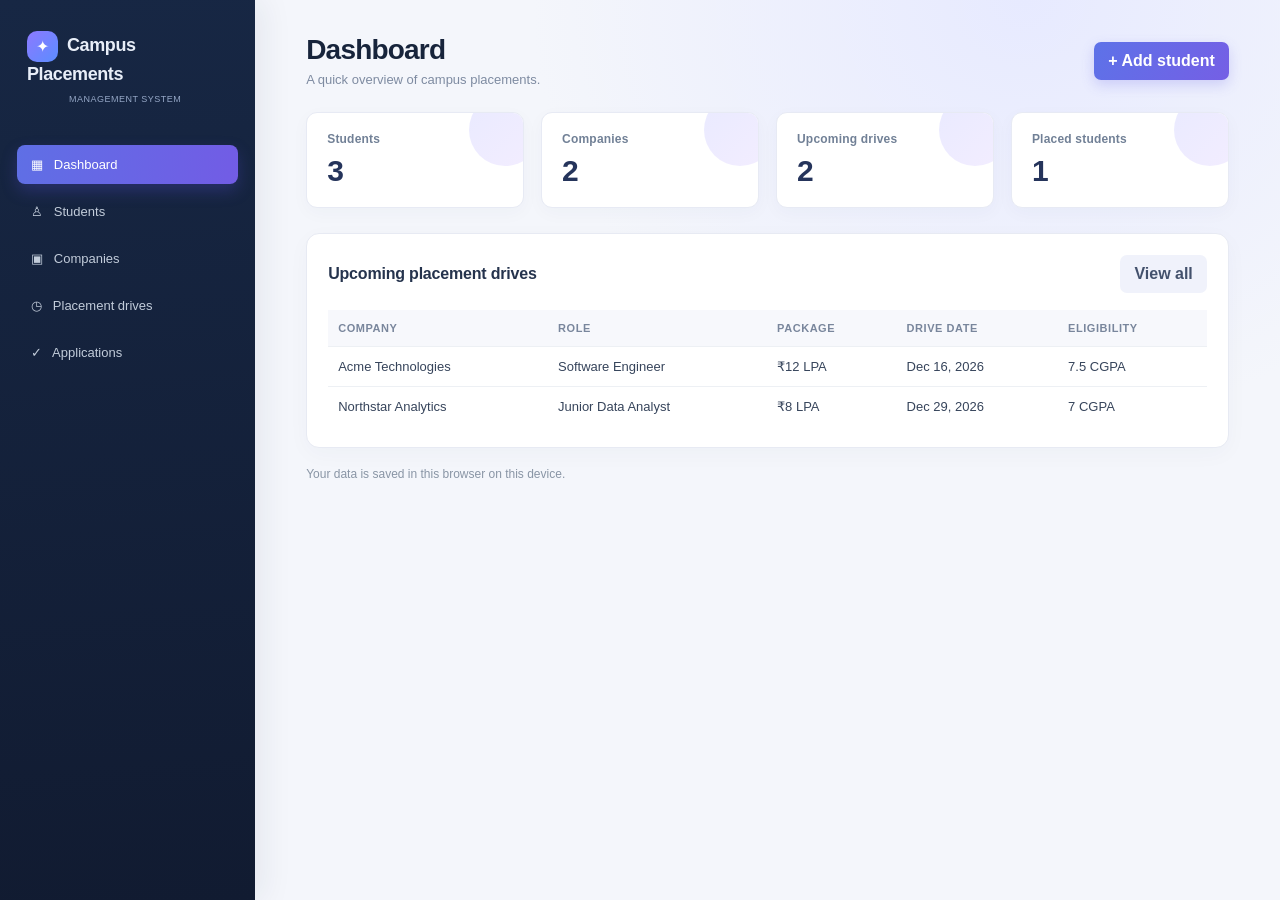
<file: index.html>
<!doctype html>
<html lang="en">
<head>
  <meta charset="utf-8">
  <meta name="viewport" content="width=device-width, initial-scale=1">
  <title>Campus Placement Manager</title>
  <style>
    :root{font-family:Inter,Segoe UI,Arial,sans-serif;color:#182230;background:#f5f7fb;font-synthesis:none;font-weight:400}*{box-sizing:border-box}body{margin:0}button,input,select{font:inherit}button{cursor:pointer}.layout{min-height:100vh;display:grid;grid-template-columns:235px 1fr}.sidebar{background:#152238;color:#e8eef8;padding:25px 16px}.brand{font-size:19px;font-weight:750;padding:4px 10px 30px;line-height:1.35}.brand span{display:block;color:#96a9c4;font-size:12px;font-weight:500;margin-top:4px}.nav{width:100%;border:0;background:none;color:#c2ccda;padding:12px 13px;text-align:left;border-radius:8px;margin:3px 0}.nav:hover,.nav.active{background:#263852;color:white}.main{padding:28px clamp(18px,4vw,48px);max-width:1500px;width:100%;margin:0 auto}.top{display:flex;align-items:center;justify-content:space-between;gap:15px;margin-bottom:27px}.top h1{font-size:25px;margin:0}.muted{color:#718096;font-size:13px;margin:6px 0 0}.primary,.secondary,.danger{border:0;border-radius:7px;padding:10px 14px;font-weight:600}.primary{background:#245cdb;color:white}.primary:hover{background:#174abe}.secondary{background:#edf2f8;color:#334155}.danger{background:#fff0f0;color:#b42318;padding:7px 10px}.cards{display:grid;grid-template-columns:repeat(4,minmax(130px,1fr));gap:15px;margin-bottom:25px}.card,.panel{background:#fff;border:1px solid #e7ebf1;border-radius:11px;box-shadow:0 2px 7px #18223008}.card{padding:17px 19px}.card-label{color:#718096;font-size:13px}.card-value{font-size:27px;font-weight:750;margin-top:8px}.section-title{font-size:17px;margin:0}.panel{padding:19px;margin-bottom:19px}.panel-head{display:flex;align-items:center;justify-content:space-between;gap:12px;margin-bottom:15px}.toolbar{display:flex;gap:9px;align-items:center;margin-bottom:13px}.toolbar input,.toolbar select,.field input,.field select{border:1px solid #dce2eb;border-radius:7px;padding:10px 11px;background:#fff;color:#182230}.toolbar input{min-width:210px}.table-wrap{overflow:auto}table{border-collapse:collapse;width:100%;min-width:650px}th,td{padding:12px 10px;text-align:left;border-bottom:1px solid #edf0f4;font-size:13px}th{color:#6b7788;font-weight:600;background:#fafbfd}tbody tr:last-child td{border-bottom:0}.pill{display:inline-block;padding:4px 8px;border-radius:20px;background:#edf2f8;color:#455468;font-size:11px;font-weight:650}.pill.selected,.pill.placed{background:#e9f7ef;color:#18794e}.pill.rejected{background:#fff0f0;color:#b42318}.pill.applied,.pill.shortlisted{background:#eef3ff;color:#245cdb}.empty{text-align:center;color:#8190a3;padding:27px}.view{display:none}.view.active{display:block}.form-grid{display:grid;grid-template-columns:1fr 1fr;gap:14px}.field{display:flex;flex-direction:column;gap:6px;color:#475569;font-size:13px}.field.full{grid-column:1/-1}.field input,.field select{width:100%}.form-actions{display:flex;justify-content:flex-end;gap:8px;margin-top:18px}.notice{background:#edf6ff;color:#2b5e90;padding:11px 13px;border-radius:7px;font-size:13px;margin-bottom:15px}.footer-note{color:#8995a5;font-size:12px;margin:12px 0 24px}@media(max-width:800px){.layout{grid-template-columns:1fr}.sidebar{padding:12px;display:flex;align-items:center;gap:7px;overflow:auto}.brand{padding:5px 9px;min-width:140px}.brand span{display:none}.nav{white-space:nowrap;width:auto;margin:0}.main{padding:22px 15px}.cards{grid-template-columns:repeat(2,1fr)}}@media(max-width:480px){.top{align-items:flex-start;flex-direction:column}.form-grid{grid-template-columns:1fr}.field.full{grid-column:auto}.toolbar{flex-wrap:wrap}.toolbar input{min-width:0;flex:1}}
    /* Visual polish */
    :root{font-family:Inter,"Segoe UI",Arial,sans-serif;background:#f2f4fa;color:#18243a}body{background:radial-gradient(ellipse at 80% 0%,#e7eaff 0,transparent 34%),#f4f6fb}.layout{grid-template-columns:255px minmax(0,1fr)}.sidebar{background:linear-gradient(175deg,#172744 0%,#111b31 100%);padding:27px 17px;box-shadow:8px 0 30px #202e4a12;position:relative}.brand{font-size:18px;letter-spacing:-.4px;padding-bottom:36px}.brand:before{content:"✦";display:inline-grid;place-items:center;width:31px;height:31px;background:linear-gradient(135deg,#8c79ff,#5b8dff);border-radius:10px;margin-right:9px;color:#fff;font-size:16px;vertical-align:middle}.brand span{margin:7px 0 0 42px;letter-spacing:.5px;text-transform:uppercase;font-size:9px;color:#96a8c7}.nav{font-size:13px;padding:12px 14px;margin:4px 0;transition:background .18s,color .18s,transform .18s}.nav:hover{transform:translateX(2px);background:#ffffff12}.nav.active{color:white;background:linear-gradient(100deg,#5f6fe5,#725ce5);box-shadow:0 7px 16px #594ddd44}.main{max-width:1600px;padding:34px clamp(20px,4vw,56px)}.top{margin-bottom:25px}.top h1{font-size:28px;letter-spacing:-.8px;color:#17243b}.muted{font-size:13px;color:#7e8ba1}.primary{background:linear-gradient(120deg,#5d72e8,#755fe5);box-shadow:0 5px 13px #655fe53b;transition:transform .18s,box-shadow .18s}.primary:hover{background:linear-gradient(120deg,#4c62dc,#664fd3);transform:translateY(-1px);box-shadow:0 8px 17px #655fe548}.secondary{background:#f0f2fb;color:#43516c}.cards{gap:17px}.card{position:relative;overflow:hidden;padding:19px 20px;border:1px solid #e7eaf4;box-shadow:0 5px 18px #25365b08;transition:transform .2s,box-shadow .2s}.card:hover{transform:translateY(-2px);box-shadow:0 11px 25px #25365b12}.card:after{content:"";position:absolute;width:72px;height:72px;right:-18px;top:-19px;border-radius:50%;background:linear-gradient(135deg,#e9eaff,#f3edff)}.card-label{position:relative;z-index:1;font-size:12px;font-weight:600;letter-spacing:.2px}.card-value{position:relative;z-index:1;font-size:30px;color:#25345b;letter-spacing:-1px}.panel{border:1px solid #e7eaf3;border-radius:13px;box-shadow:0 6px 22px #25365b08;padding:21px}.section-title{font-size:16px;letter-spacing:-.2px;color:#25334d}.panel-head{margin-bottom:17px}th{background:#f7f8fc;color:#79869c;font-size:11px;text-transform:uppercase;letter-spacing:.55px}td{color:#36445b}tbody tr:hover{background:#fafaff}.pill{font-size:10px;letter-spacing:.15px}.pill.placed,.pill.selected{background:#e8f7f0;color:#168356}.pill.applied,.pill.shortlisted{background:#efefff;color:#5d5ed0}.toolbar input,.toolbar select,.field input,.field select{border-color:#dfe4ef;border-radius:8px}.toolbar input:focus,.toolbar select:focus,.field input:focus,.field select:focus{outline:3px solid #665fe51a;border-color:#7c72e8}dialog{border:0;border-radius:14px;padding:0;box-shadow:0 24px 80px #1b29404a}dialog::backdrop{background:#15233a80;backdrop-filter:blur(3px)}dialog .panel{box-shadow:none;border:0;padding:23px}.field{font-weight:550;color:#56647b}.footer-note{margin-top:18px}@media(max-width:800px){.layout{grid-template-columns:1fr}.sidebar{box-shadow:0 5px 22px #202e4a12}.main{padding:23px 15px}.top h1{font-size:25px}}
  </style>
</head>
<body>
  <div class="layout">
    <aside class="sidebar">
      <div class="brand">Campus Placements<span>Management system</span></div>
      <button class="nav active" data-view="dashboard">▦ &nbsp; Dashboard</button>
      <button class="nav" data-view="students">♙ &nbsp; Students</button>
      <button class="nav" data-view="companies">▣ &nbsp; Companies</button>
      <button class="nav" data-view="drives">◷ &nbsp; Placement drives</button>
      <button class="nav" data-view="applications">✓ &nbsp; Applications</button>
    </aside>
    <main class="main">
      <section id="dashboard" class="view active">
        <div class="top"><div><h1>Dashboard</h1><p class="muted">A quick overview of campus placements.</p></div><button class="primary" data-go="students">+ Add student</button></div>
        <div class="cards" id="stats"></div>
        <div class="panel"><div class="panel-head"><h2 class="section-title">Upcoming placement drives</h2><button class="secondary" data-go="drives">View all</button></div><div class="table-wrap"><table><thead><tr><th>Company</th><th>Role</th><th>Package</th><th>Drive date</th><th>Eligibility</th></tr></thead><tbody id="upcomingRows"></tbody></table></div></div>
        <p class="footer-note">Your data is saved in this browser on this device.</p>
      </section>
      <section id="students" class="view"><div class="top"><div><h1>Students</h1><p class="muted">Manage student profiles and eligibility.</p></div><button class="primary" id="addStudent">+ Add student</button></div><div class="panel"><div class="toolbar"><input id="studentSearch" placeholder="Search by name, email or course"><select id="studentFilter"><option value="">All placement statuses</option><option>Not placed</option><option>Placed</option></select></div><div class="table-wrap"><table><thead><tr><th>Name</th><th>Email</th><th>Course</th><th>CGPA</th><th>Year</th><th>Status</th><th></th></tr></thead><tbody id="studentRows"></tbody></table></div></div></section>
      <section id="companies" class="view"><div class="top"><div><h1>Companies</h1><p class="muted">Keep track of recruiting organizations.</p></div><button class="primary" id="addCompany">+ Add company</button></div><div class="panel"><div class="table-wrap"><table><thead><tr><th>Company</th><th>Industry</th><th>Contact email</th><th>Phone</th><th></th></tr></thead><tbody id="companyRows"></tbody></table></div></div></section>
      <section id="drives" class="view"><div class="top"><div><h1>Placement drives</h1><p class="muted">Review upcoming and past opportunities.</p></div><button class="primary" id="addDrive">+ Add drive</button></div><div class="panel"><div class="table-wrap"><table><thead><tr><th>Company</th><th>Role</th><th>Package</th><th>Drive date</th><th>Minimum CGPA</th><th></th></tr></thead><tbody id="driveRows"></tbody></table></div></div></section>
      <section id="applications" class="view"><div class="top"><div><h1>Applications</h1><p class="muted">Track each student's progress for a drive.</p></div><button class="primary" id="addApplication">+ Add application</button></div><div class="panel"><div class="toolbar"><select id="applicationFilter"><option value="">All statuses</option><option>Applied</option><option>Shortlisted</option><option>Selected</option><option>Rejected</option></select></div><div class="table-wrap"><table><thead><tr><th>Student</th><th>Company</th><th>Role</th><th>Applied on</th><th>Status</th><th></th></tr></thead><tbody id="applicationRows"></tbody></table></div></div></section>
    </main>
  </div>
  <dialog id="formDialog"><form id="recordForm" class="panel" style="width:min(560px,90vw);margin:0"><div class="panel-head"><h2 id="formTitle" class="section-title">Add record</h2><button type="button" id="closeDialog" class="secondary">Close</button></div><div id="formFields" class="form-grid"></div><div class="form-actions"><button type="button" class="secondary" id="cancelDialog">Cancel</button><button class="primary" type="submit">Save</button></div></form></dialog>
  <script>
    const seed={students:[{id:'s1',name:'Aarav Sharma',email:'aarav@example.com',course:'Computer Science',cgpa:8.6,year:2026,status:'Not placed'},{id:'s2',name:'Meera Patel',email:'meera@example.com',course:'Information Technology',cgpa:9.1,year:2026,status:'Placed'},{id:'s3',name:'Rohan Kumar',email:'rohan@example.com',course:'Electronics',cgpa:7.8,year:2026,status:'Not placed'}],companies:[{id:'c1',name:'Acme Technologies',industry:'Software',email:'careers@acme.example',phone:'+91 98765 43210'},{id:'c2',name:'Northstar Analytics',industry:'Data & analytics',email:'jobs@northstar.example',phone:'+91 98765 12345'}],drives:[{id:'d1',companyId:'c1',role:'Software Engineer',package:'₹12 LPA',date:futureDate(12),minCgpa:7.5},{id:'d2',companyId:'c2',role:'Junior Data Analyst',package:'₹8 LPA',date:futureDate(25),minCgpa:7}],applications:[{id:'a1',studentId:'s1',driveId:'d1',date:today(),status:'Applied'},{id:'a2',studentId:'s2',driveId:'d1',date:today(),status:'Selected'}]};
    function futureDate(n){const d=new Date();d.setDate(d.getDate()+n);return d.toISOString().slice(0,10)}function today(){return new Date().toISOString().slice(0,10)}
    let db;try{db=JSON.parse(localStorage.getItem('campusPlacementData'))||structuredClone(seed)}catch{db=structuredClone(seed)}
    const save=()=>localStorage.setItem('campusPlacementData',JSON.stringify(db));const $=s=>document.querySelector(s);const esc=s=>String(s??'').replace(/[&<>"']/g,c=>({'&':'&amp;','<':'&lt;','>':'&gt;','"':'&quot;',"'":'&#39;'}[c]));const company=id=>db.companies.find(x=>x.id===id);const student=id=>db.students.find(x=>x.id===id);const drive=id=>db.drives.find(x=>x.id===id);const empty=(n)=>`<tr><td class="empty" colspan="${n}">No records yet. Use the button above to add one.</td></tr>`;const fmt=d=>d?new Date(d+'T00:00:00').toLocaleDateString(undefined,{day:'numeric',month:'short',year:'numeric'}):'—';
    function render(){const upcoming=db.drives.filter(x=>x.date>=today()).sort((a,b)=>a.date.localeCompare(b.date));$('#stats').innerHTML=[['Students',db.students.length],['Companies',db.companies.length],['Upcoming drives',upcoming.length],['Placed students',db.students.filter(x=>x.status==='Placed').length]].map(([k,v])=>`<div class="card"><div class="card-label">${k}</div><div class="card-value">${v}</div></div>`).join('');$('#upcomingRows').innerHTML=upcoming.length?upcoming.slice(0,5).map(x=>`<tr><td>${esc(company(x.companyId)?.name||'Company removed')}</td><td>${esc(x.role)}</td><td>${esc(x.package)}</td><td>${fmt(x.date)}</td><td>${esc(x.minCgpa)} CGPA</td></tr>`).join(''):empty(5);
      const q=($('#studentSearch')?.value||'').toLowerCase(),sf=$('#studentFilter')?.value||'';const filtered=db.students.filter(x=>(!sf||x.status===sf)&&`${x.name} ${x.email} ${x.course}`.toLowerCase().includes(q));$('#studentRows').innerHTML=filtered.length?filtered.map(x=>`<tr><td>${esc(x.name)}</td><td>${esc(x.email)}</td><td>${esc(x.course)}</td><td>${esc(x.cgpa)}</td><td>${esc(x.year)}</td><td><span class="pill ${x.status==='Placed'?'placed':''}">${esc(x.status)}</span></td><td><button class="danger" data-delete="students:${x.id}">Delete</button></td></tr>`).join(''):empty(7);
      $('#companyRows').innerHTML=db.companies.length?db.companies.map(x=>`<tr><td>${esc(x.name)}</td><td>${esc(x.industry)}</td><td>${esc(x.email)}</td><td>${esc(x.phone)}</td><td><button class="danger" data-delete="companies:${x.id}">Delete</button></td></tr>`).join(''):empty(5);
      $('#driveRows').innerHTML=db.drives.length?db.drives.slice().sort((a,b)=>a.date.localeCompare(b.date)).map(x=>`<tr><td>${esc(company(x.companyId)?.name||'Company removed')}</td><td>${esc(x.role)}</td><td>${esc(x.package)}</td><td>${fmt(x.date)}</td><td>${esc(x.minCgpa)}</td><td><button class="danger" data-delete="drives:${x.id}">Delete</button></td></tr>`).join(''):empty(6);
      const af=$('#applicationFilter')?.value||'',apps=db.applications.filter(x=>!af||x.status===af);$('#applicationRows').innerHTML=apps.length?apps.map(x=>{let d=drive(x.driveId);return `<tr><td>${esc(student(x.studentId)?.name||'Student removed')}</td><td>${esc(company(d?.companyId)?.name||'Company removed')}</td><td>${esc(d?.role||'Drive removed')}</td><td>${fmt(x.date)}</td><td><select aria-label="Update application status" data-status="${x.id}">${['Applied','Shortlisted','Selected','Rejected'].map(s=>`<option ${s===x.status?'selected':''}>${s}</option>`).join('')}</select></td><td><button class="danger" data-delete="applications:${x.id}">Delete</button></td></tr>`}).join(''):empty(6)}
    function showView(id){document.querySelectorAll('.view').forEach(x=>x.classList.toggle('active',x.id===id));document.querySelectorAll('.nav').forEach(x=>x.classList.toggle('active',x.dataset.view===id));render()}
    document.querySelectorAll('[data-view]').forEach(b=>b.onclick=()=>showView(b.dataset.view));document.querySelectorAll('[data-go]').forEach(b=>b.onclick=()=>showView(b.dataset.go));['studentSearch','studentFilter','applicationFilter'].forEach(id=>$('#'+id).addEventListener('input',render));
    const specs={students:{title:'Add student',fields:[['name','Full name','text',true],['email','Email','email',true],['course','Course / department','text',true],['cgpa','CGPA (0–10)','number',true,'0.1'],['year','Graduation year','number',true,'1']]},companies:{title:'Add company',fields:[['name','Company name','text',true],['industry','Industry','text',true],['email','Contact email','email',true],['phone','Phone','tel',false]]},drives:{title:'Add placement drive',fields:[['companyId','Company','select',true],['role','Job role','text',true],['package','Package (for example ₹8 LPA)','text',true],['date','Drive date','date',true],['minCgpa','Minimum CGPA','number',true,'0.1']]},applications:{title:'Add application',fields:[['studentId','Student','select',true],['driveId','Placement drive','select',true],['status','Status','select',true]]}};let currentType='';
    function openForm(type){currentType=type;const spec=specs[type];$('#formTitle').textContent=spec.title;$('#formFields').innerHTML=spec.fields.map(([key,label,input,required,step])=>{let options=input==='select'?(key==='companyId'?db.companies.map(x=>[x.id,x.name]):key==='studentId'?db.students.map(x=>[x.id,x.name]):key==='driveId'?db.drives.map(x=>{const c=company(x.companyId);return[x.id,`${c?.name||'Company'} — ${x.role} (${fmt(x.date)})`]}):['Applied','Shortlisted','Selected','Rejected'].map(x=>[x,x])):null;let control=input==='select'?`<select name="${key}" required>${options?.length?options.map(([v,t])=>`<option value="${esc(v)}">${esc(t)}</option>`).join(''):'<option value="">Add the related record first</option>'}</select>`:`<input name="${key}" type="${input}" ${required?'required':''} ${step?`step="${step}"`:''} ${key==='cgpa'||key==='minCgpa'?'min="0" max="10"':''} ${key==='year'?'min="2000" max="2100"':''}>`;return `<label class="field ${key==='package'?'full':''}">${label}${control}</label>`}).join('');$('#formDialog').showModal()}
    $('#addStudent').onclick=()=>openForm('students');$('#addCompany').onclick=()=>openForm('companies');$('#addDrive').onclick=()=>openForm('drives');$('#addApplication').onclick=()=>openForm('applications');$('#closeDialog').onclick=$('#cancelDialog').onclick=()=>$('#formDialog').close();
    $('#recordForm').onsubmit=e=>{e.preventDefault();const data=Object.fromEntries(new FormData(e.currentTarget));const id=crypto.randomUUID();if(currentType==='students'){data.cgpa=Number(data.cgpa);data.year=Number(data.year);data.status='Not placed'}if(currentType==='drives')data.minCgpa=Number(data.minCgpa);if(currentType==='applications'){data.date=today();if(data.status==='Selected'){const s=student(data.studentId);if(s)s.status='Placed'}}db[currentType].push({id,...data});save();e.currentTarget.reset();$('#formDialog').close();render()};
    document.addEventListener('click',e=>{const b=e.target.closest('[data-delete]');if(!b)return;const [type,id]=b.dataset.delete.split(':');const labels={students:'student',companies:'company',drives:'drive',applications:'application'};if(!confirm(`Delete this ${labels[type]}?`))return;db[type]=db[type].filter(x=>x.id!==id);save();render()});document.addEventListener('change',e=>{if(!e.target.matches('[data-status]'))return;const app=db.applications.find(x=>x.id===e.target.dataset.status);if(app){app.status=e.target.value;if(app.status==='Selected'){const s=student(app.studentId);if(s)s.status='Placed'}save();render()}});render();
  </script>
</body>
</html>
</file>
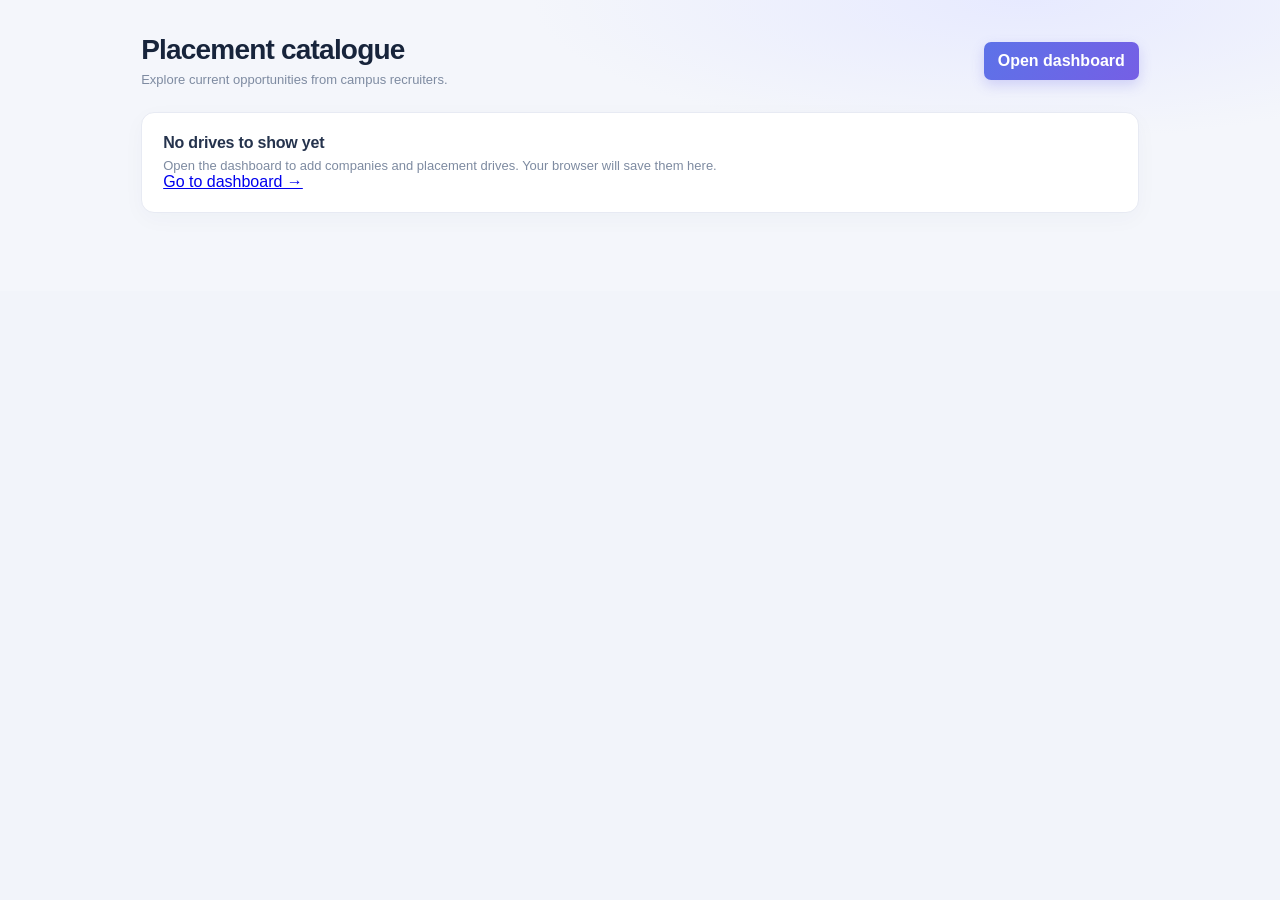
<file: catalog.html>
<!doctype html>
<html lang="en"><head><meta charset="utf-8"><meta name="viewport" content="width=device-width, initial-scale=1"><title>Placement Catalogue</title><link rel="stylesheet" href="style.css"></head>
<body><main class="main" style="max-width:1100px"><div class="top"><div><h1>Placement catalogue</h1><p class="muted">Explore current opportunities from campus recruiters.</p></div><a class="primary" href="index.html" style="text-decoration:none">Open dashboard</a></div><div id="catalogue" class="cards"></div></main>
<script>
const box=document.querySelector('#catalogue');let db;try{db=JSON.parse(localStorage.getItem('campusPlacementData'))}catch{};if(!db?.drives?.length){box.innerHTML='<div class="panel" style="grid-column:1/-1"><h2 class="section-title">No drives to show yet</h2><p class="muted">Open the dashboard to add companies and placement drives. Your browser will save them here.</p><a href="index.html">Go to dashboard →</a></div>'}else{box.innerHTML=db.drives.slice().sort((a,b)=>a.date.localeCompare(b.date)).map(d=>{const c=db.companies.find(x=>x.id===d.companyId);return `<article class="card"><div class="card-label">${c?.industry||'Campus recruiter'}</div><h2 style="font-size:18px;margin:14px 0 5px">${d.role}</h2><p class="muted">${c?.name||'Company'} · ${new Date(d.date+'T00:00:00').toLocaleDateString()}</p><div style="display:flex;justify-content:space-between;align-items:center;margin-top:20px"><strong>${d.package}</strong><span class="pill">Min. CGPA ${d.minCgpa}</span></div></article>`}).join('')}
</script></body></html>
</file>
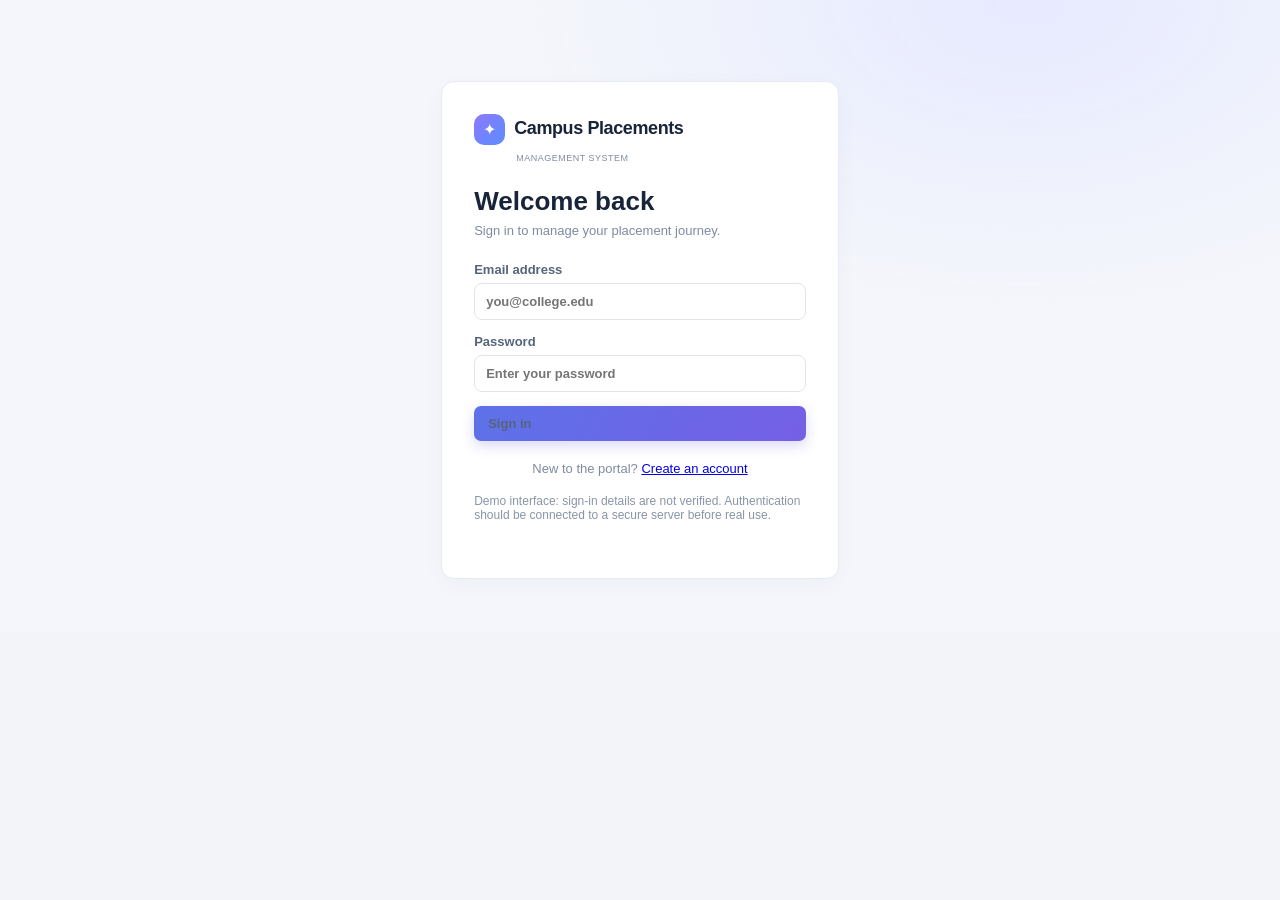
<file: login.html>
<!doctype html>
<html lang="en"><head><meta charset="utf-8"><meta name="viewport" content="width=device-width, initial-scale=1"><title>Sign in · Campus Placements</title><link rel="stylesheet" href="style.css"></head>
<body><main class="main" style="max-width:500px;padding-top:9vh"><div class="panel" style="padding:32px"><div class="brand" style="color:#18243a;padding:0 0 22px">Campus Placements<span style="color:#7e8ba1">Management system</span></div><h1 style="font-size:26px;margin:0">Welcome back</h1><p class="muted" style="margin-bottom:24px">Sign in to manage your placement journey.</p><form id="loginForm" class="form-grid"><label class="field full">Email address<input type="email" required placeholder="you@college.edu"></label><label class="field full">Password<input type="password" required minlength="6" placeholder="Enter your password"></label><button class="primary field full" type="submit">Sign in</button></form><p class="muted" style="text-align:center;margin-top:20px">New to the portal? <a href="register.html">Create an account</a></p><p class="footer-note">Demo interface: sign-in details are not verified. Authentication should be connected to a secure server before real use.</p></div></main><script>document.querySelector('#loginForm').addEventListener('submit',e=>{e.preventDefault();location.href='index.html'})</script></body></html>
</file>
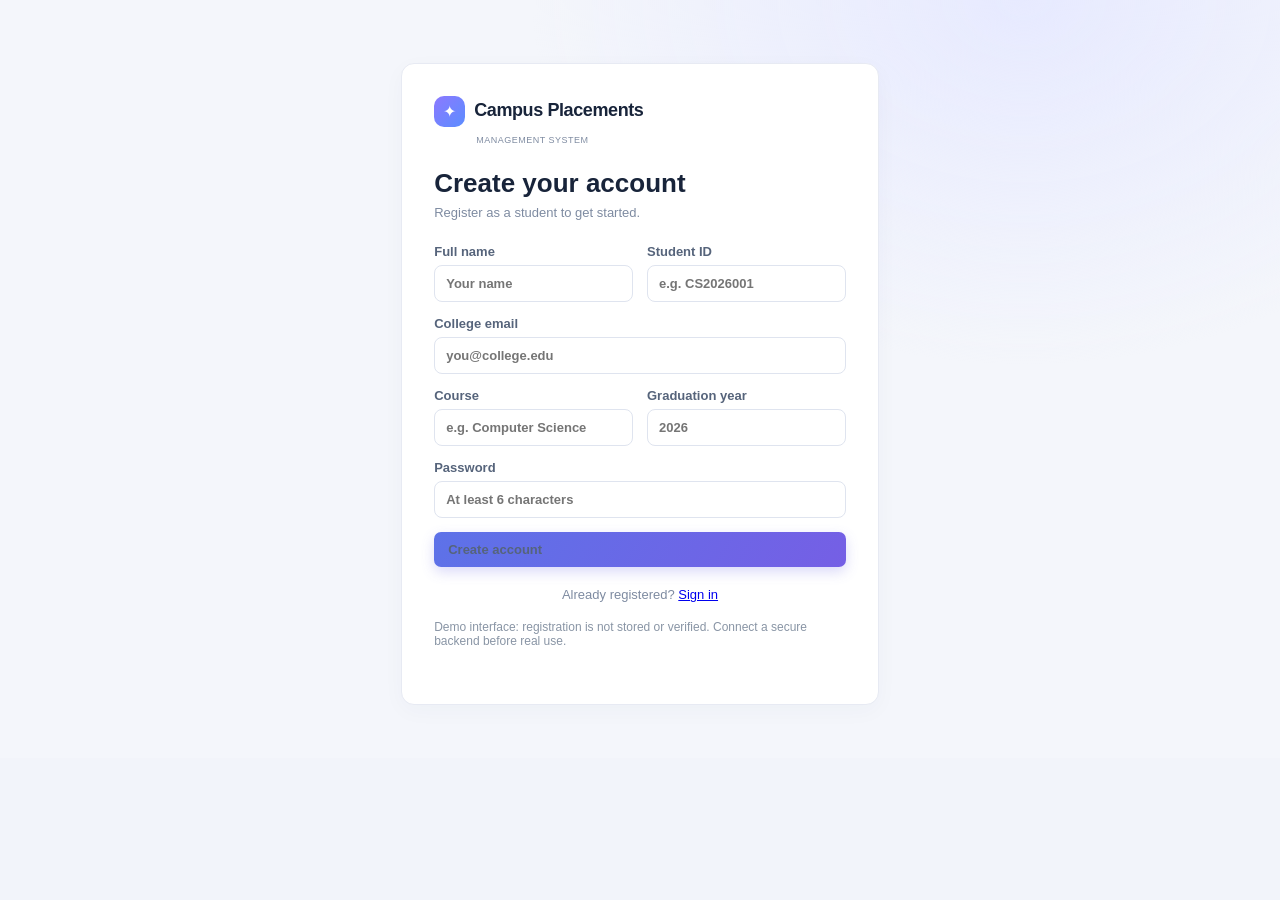
<file: register.html>
<!doctype html>
<html lang="en"><head><meta charset="utf-8"><meta name="viewport" content="width=device-width, initial-scale=1"><title>Create account · Campus Placements</title><link rel="stylesheet" href="style.css"></head>
<body><main class="main" style="max-width:580px;padding-top:7vh"><div class="panel" style="padding:32px"><div class="brand" style="color:#18243a;padding:0 0 22px">Campus Placements<span style="color:#7e8ba1">Management system</span></div><h1 style="font-size:26px;margin:0">Create your account</h1><p class="muted" style="margin-bottom:24px">Register as a student to get started.</p><form id="registerForm" class="form-grid"><label class="field">Full name<input required autocomplete="name" placeholder="Your name"></label><label class="field">Student ID<input required placeholder="e.g. CS2026001"></label><label class="field full">College email<input type="email" required autocomplete="email" placeholder="you@college.edu"></label><label class="field">Course<input required placeholder="e.g. Computer Science"></label><label class="field">Graduation year<input type="number" required min="2000" max="2100" placeholder="2026"></label><label class="field full">Password<input type="password" required minlength="6" autocomplete="new-password" placeholder="At least 6 characters"></label><button class="primary field full" type="submit">Create account</button></form><p class="muted" style="text-align:center;margin-top:20px">Already registered? <a href="login.html">Sign in</a></p><p class="footer-note">Demo interface: registration is not stored or verified. Connect a secure backend before real use.</p></div></main><script>document.querySelector('#registerForm').addEventListener('submit',e=>{e.preventDefault();location.href='index.html'})</script></body></html>
</file>
<file: style.css>
:root{font-family:Inter,Segoe UI,Arial,sans-serif;color:#182230;background:#f5f7fb;font-synthesis:none;font-weight:400}*{box-sizing:border-box}body{margin:0}button,input,select{font:inherit}button{cursor:pointer}.layout{min-height:100vh;display:grid;grid-template-columns:235px 1fr}.sidebar{background:#152238;color:#e8eef8;padding:25px 16px}.brand{font-size:19px;font-weight:750;padding:4px 10px 30px;line-height:1.35}.brand span{display:block;color:#96a9c4;font-size:12px;font-weight:500;margin-top:4px}.nav{width:100%;border:0;background:none;color:#c2ccda;padding:12px 13px;text-align:left;border-radius:8px;margin:3px 0}.nav:hover,.nav.active{background:#263852;color:white}.main{padding:28px clamp(18px,4vw,48px);max-width:1500px;width:100%;margin:0 auto}.top{display:flex;align-items:center;justify-content:space-between;gap:15px;margin-bottom:27px}.top h1{font-size:25px;margin:0}.muted{color:#718096;font-size:13px;margin:6px 0 0}.primary,.secondary,.danger{border:0;border-radius:7px;padding:10px 14px;font-weight:600}.primary{background:#245cdb;color:white}.primary:hover{background:#174abe}.secondary{background:#edf2f8;color:#334155}.danger{background:#fff0f0;color:#b42318;padding:7px 10px}.cards{display:grid;grid-template-columns:repeat(4,minmax(130px,1fr));gap:15px;margin-bottom:25px}.card,.panel{background:#fff;border:1px solid #e7ebf1;border-radius:11px;box-shadow:0 2px 7px #18223008}.card{padding:17px 19px}.card-label{color:#718096;font-size:13px}.card-value{font-size:27px;font-weight:750;margin-top:8px}.section-title{font-size:17px;margin:0}.panel{padding:19px;margin-bottom:19px}.panel-head{display:flex;align-items:center;justify-content:space-between;gap:12px;margin-bottom:15px}.toolbar{display:flex;gap:9px;align-items:center;margin-bottom:13px}.toolbar input,.toolbar select,.field input,.field select{border:1px solid #dce2eb;border-radius:7px;padding:10px 11px;background:#fff;color:#182230}.toolbar input{min-width:210px}.table-wrap{overflow:auto}table{border-collapse:collapse;width:100%;min-width:650px}th,td{padding:12px 10px;text-align:left;border-bottom:1px solid #edf0f4;font-size:13px}th{color:#6b7788;font-weight:600;background:#fafbfd}tbody tr:last-child td{border-bottom:0}.pill{display:inline-block;padding:4px 8px;border-radius:20px;background:#edf2f8;color:#455468;font-size:11px;font-weight:650}.pill.selected,.pill.placed{background:#e9f7ef;color:#18794e}.pill.rejected{background:#fff0f0;color:#b42318}.pill.applied,.pill.shortlisted{background:#eef3ff;color:#245cdb}.empty{text-align:center;color:#8190a3;padding:27px}.view{display:none}.view.active{display:block}.form-grid{display:grid;grid-template-columns:1fr 1fr;gap:14px}.field{display:flex;flex-direction:column;gap:6px;color:#475569;font-size:13px}.field.full{grid-column:1/-1}.field input,.field select{width:100%}.form-actions{display:flex;justify-content:flex-end;gap:8px;margin-top:18px}.notice{background:#edf6ff;color:#2b5e90;padding:11px 13px;border-radius:7px;font-size:13px;margin-bottom:15px}.footer-note{color:#8995a5;font-size:12px;margin:12px 0 24px}@media(max-width:800px){.layout{grid-template-columns:1fr}.sidebar{padding:12px;display:flex;align-items:center;gap:7px;overflow:auto}.brand{padding:5px 9px;min-width:140px}.brand span{display:none}.nav{white-space:nowrap;width:auto;margin:0}.main{padding:22px 15px}.cards{grid-template-columns:repeat(2,1fr)}}@media(max-width:480px){.top{align-items:flex-start;flex-direction:column}.form-grid{grid-template-columns:1fr}.field.full{grid-column:auto}.toolbar{flex-wrap:wrap}.toolbar input{min-width:0;flex:1}}
    /* Visual polish */
    :root{font-family:Inter,"Segoe UI",Arial,sans-serif;background:#f2f4fa;color:#18243a}body{background:radial-gradient(ellipse at 80% 0%,#e7eaff 0,transparent 34%),#f4f6fb}.layout{grid-template-columns:255px minmax(0,1fr)}.sidebar{background:linear-gradient(175deg,#172744 0%,#111b31 100%);padding:27px 17px;box-shadow:8px 0 30px #202e4a12;position:relative}.brand{font-size:18px;letter-spacing:-.4px;padding-bottom:36px}.brand:before{content:"✦";display:inline-grid;place-items:center;width:31px;height:31px;background:linear-gradient(135deg,#8c79ff,#5b8dff);border-radius:10px;margin-right:9px;color:#fff;font-size:16px;vertical-align:middle}.brand span{margin:7px 0 0 42px;letter-spacing:.5px;text-transform:uppercase;font-size:9px;color:#96a8c7}.nav{font-size:13px;padding:12px 14px;margin:4px 0;transition:background .18s,color .18s,transform .18s}.nav:hover{transform:translateX(2px);background:#ffffff12}.nav.active{color:white;background:linear-gradient(100deg,#5f6fe5,#725ce5);box-shadow:0 7px 16px #594ddd44}.main{max-width:1600px;padding:34px clamp(20px,4vw,56px)}.top{margin-bottom:25px}.top h1{font-size:28px;letter-spacing:-.8px;color:#17243b}.muted{font-size:13px;color:#7e8ba1}.primary{background:linear-gradient(120deg,#5d72e8,#755fe5);box-shadow:0 5px 13px #655fe53b;transition:transform .18s,box-shadow .18s}.primary:hover{background:linear-gradient(120deg,#4c62dc,#664fd3);transform:translateY(-1px);box-shadow:0 8px 17px #655fe548}.secondary{background:#f0f2fb;color:#43516c}.cards{gap:17px}.card{position:relative;overflow:hidden;padding:19px 20px;border:1px solid #e7eaf4;box-shadow:0 5px 18px #25365b08;transition:transform .2s,box-shadow .2s}.card:hover{transform:translateY(-2px);box-shadow:0 11px 25px #25365b12}.card:after{content:"";position:absolute;width:72px;height:72px;right:-18px;top:-19px;border-radius:50%;background:linear-gradient(135deg,#e9eaff,#f3edff)}.card-label{position:relative;z-index:1;font-size:12px;font-weight:600;letter-spacing:.2px}.card-value{position:relative;z-index:1;font-size:30px;color:#25345b;letter-spacing:-1px}.panel{border:1px solid #e7eaf3;border-radius:13px;box-shadow:0 6px 22px #25365b08;padding:21px}.section-title{font-size:16px;letter-spacing:-.2px;color:#25334d}.panel-head{margin-bottom:17px}th{background:#f7f8fc;color:#79869c;font-size:11px;text-transform:uppercase;letter-spacing:.55px}td{color:#36445b}tbody tr:hover{background:#fafaff}.pill{font-size:10px;letter-spacing:.15px}.pill.placed,.pill.selected{background:#e8f7f0;color:#168356}.pill.applied,.pill.shortlisted{background:#efefff;color:#5d5ed0}.toolbar input,.toolbar select,.field input,.field select{border-color:#dfe4ef;border-radius:8px}.toolbar input:focus,.toolbar select:focus,.field input:focus,.field select:focus{outline:3px solid #665fe51a;border-color:#7c72e8}dialog{border:0;border-radius:14px;padding:0;box-shadow:0 24px 80px #1b29404a}dialog::backdrop{background:#15233a80;backdrop-filter:blur(3px)}dialog .panel{box-shadow:none;border:0;padding:23px}.field{font-weight:550;color:#56647b}.footer-note{margin-top:18px}@media(max-width:800px){.layout{grid-template-columns:1fr}.sidebar{box-shadow:0 5px 22px #202e4a12}.main{padding:23px 15px}.top h1{font-size:25px}}
</file>
